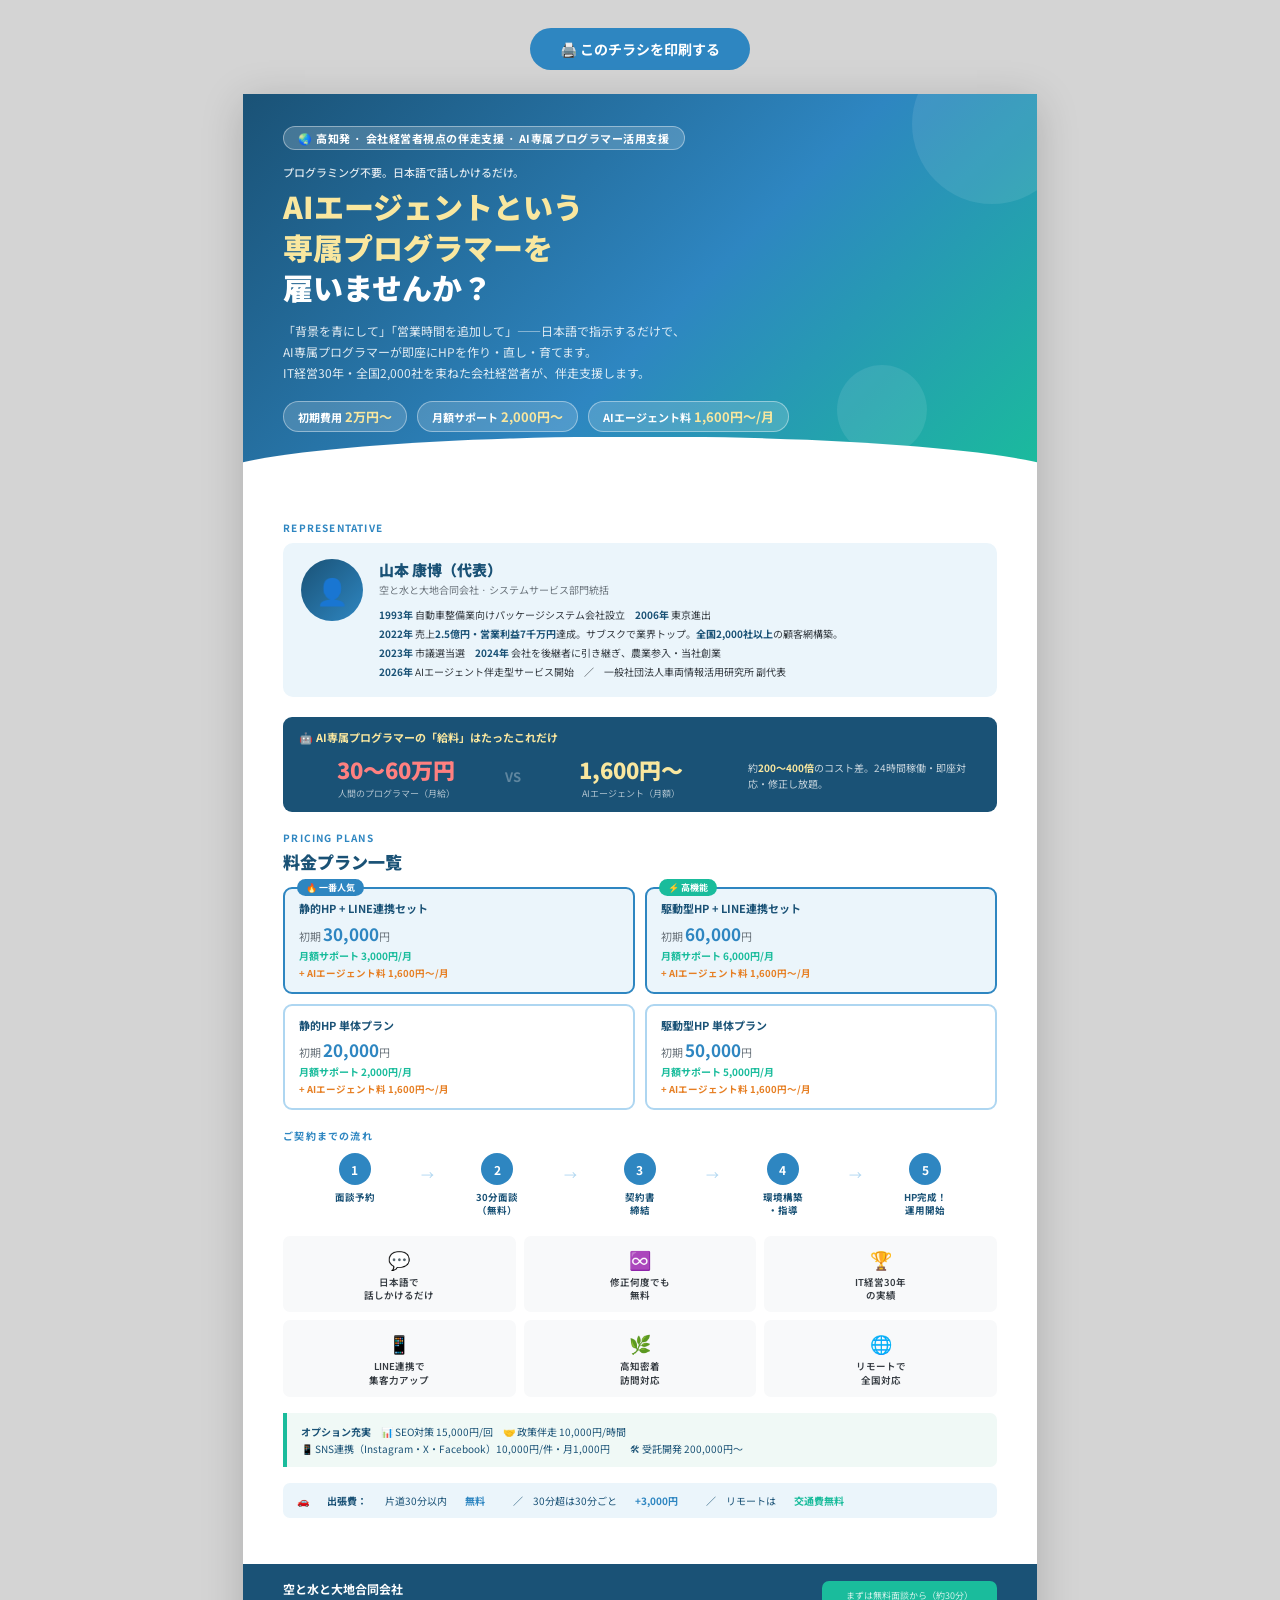
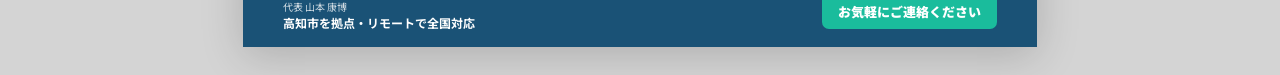
<file: chirashi.html>
<!DOCTYPE html>
<html lang="ja">
<head>
<meta charset="UTF-8">
<meta name="viewport" content="width=device-width, initial-scale=1.0">
<title>チラシ | 空と水と大地合同会社</title>
<style>
@import url('https://fonts.googleapis.com/css2?family=Noto+Sans+JP:wght@400;500;700;900&display=swap');
*{margin:0;padding:0;box-sizing:border-box;}
body{font-family:'Noto Sans JP','Hiragino Sans',sans-serif;background:#d4d4d4;display:flex;flex-direction:column;align-items:center;padding:28px 16px;gap:24px;}
.print-btn{background:#2E86C1;color:#fff;border:none;padding:11px 30px;border-radius:999px;font-size:14px;font-weight:700;cursor:pointer;font-family:inherit;}
.print-btn:hover{background:#1A5276;}

/* ===== A4 ===== */
.flyer{width:210mm;min-height:297mm;background:#fff;position:relative;overflow:hidden;box-shadow:0 8px 40px rgba(0,0,0,0.18);}

/* 上部 */
.top{background:linear-gradient(135deg,#1A5276 0%,#2E86C1 55%,#1ABC9C 100%);padding:30px 40px 48px;position:relative;}
.top::after{content:'';position:absolute;bottom:-1px;left:0;right:0;height:44px;background:#fff;clip-path:ellipse(55% 100% at 50% 100%);}
.deco{position:absolute;border-radius:50%;background:rgba(255,255,255,0.09);}
.tag-badge{display:inline-block;background:rgba(255,255,255,0.18);border:1.5px solid rgba(255,255,255,0.4);color:#fff;font-size:11px;font-weight:700;padding:3px 14px;border-radius:999px;margin-bottom:14px;letter-spacing:0.05em;}
.catch{color:#fff;font-size:11px;font-weight:500;opacity:0.85;margin-bottom:6px;}
.main-title{color:#fff;font-size:30px;font-weight:900;line-height:1.35;margin-bottom:12px;}
.main-title em{font-style:normal;color:#F9E79F;}
.sub-copy{color:rgba(255,255,255,0.85);font-size:12px;line-height:1.75;margin-bottom:18px;}
.price-row{display:flex;gap:10px;flex-wrap:wrap;}
.pill{background:rgba(255,255,255,0.16);border:1.5px solid rgba(255,255,255,0.4);color:#fff;border-radius:999px;padding:5px 14px;font-size:11px;font-weight:700;}
.pill span{color:#F9E79F;font-size:13px;}

/* 本文 */
.body{padding:40px 40px 28px;}
.sec-lbl{font-size:10px;font-weight:700;letter-spacing:0.12em;color:#2E86C1;text-transform:uppercase;margin-bottom:5px;}
.sec-ttl{font-size:17px;font-weight:900;color:#1A5276;margin-bottom:14px;line-height:1.4;}

/* プロフィール */
.profile-box{background:#EBF5FB;border-radius:10px;padding:16px 18px;margin-bottom:20px;display:flex;gap:16px;align-items:flex-start;}
.avatar{width:62px;height:62px;border-radius:50%;background:linear-gradient(135deg,#1A5276,#2E86C1);display:flex;align-items:center;justify-content:center;font-size:26px;flex-shrink:0;}
.profile-right{flex:1;}
.profile-name{font-size:15px;font-weight:900;color:#1A5276;margin-bottom:2px;}
.profile-role{font-size:10px;color:#6C757D;margin-bottom:8px;}
.career-mini{font-size:10px;color:#343A40;line-height:1.9;}
.career-mini strong{color:#1A5276;}

/* プラン */
.plan-row{display:grid;grid-template-columns:1fr 1fr;gap:10px;margin-bottom:18px;}
.pbox{border:2px solid #AED6F1;border-radius:9px;padding:12px 14px;position:relative;}
.pbox.hot{border-color:#2E86C1;background:#EBF5FB;}
.pbadge{position:absolute;top:-10px;left:12px;background:#2E86C1;color:#fff;font-size:9px;font-weight:700;padding:2px 9px;border-radius:999px;}
.pbadge.g{background:#1ABC9C;}
.pname{font-size:11px;font-weight:700;color:#1A5276;line-height:1.4;margin-bottom:4px;}
.pprice{font-size:11px;color:#6C757D;}
.pprice strong{font-size:17px;color:#2E86C1;}
.pmo{font-size:10px;color:#1ABC9C;font-weight:700;margin-top:2px;}
.pai{font-size:9.5px;color:#e67e22;font-weight:700;margin-top:3px;}

/* AI比較 */
.ai-compare{background:#1A5276;border-radius:9px;padding:12px 16px;margin-bottom:18px;color:#fff;}
.ai-row{display:flex;gap:12px;align-items:center;}
.ai-box{flex:1;text-align:center;}
.ai-num{font-size:22px;font-weight:900;}
.ai-lbl{font-size:9px;opacity:0.65;margin-top:2px;}
.ai-vs{font-size:13px;font-weight:700;opacity:0.3;}

/* ステップ */
.steps-row{display:flex;gap:0;margin-bottom:18px;align-items:flex-start;}
.step-it{flex:1;text-align:center;position:relative;}
.step-it:not(:last-child)::after{content:'→';position:absolute;right:-8px;top:12px;font-size:13px;color:#AED6F1;}
.sdot{width:32px;height:32px;background:#2E86C1;color:#fff;border-radius:50%;display:flex;align-items:center;justify-content:center;font-size:12px;font-weight:700;margin:0 auto 6px;}
.slbl{font-size:9.5px;font-weight:700;color:#1A5276;line-height:1.4;}

/* 特徴 */
.feat-row{display:grid;grid-template-columns:repeat(3,1fr);gap:8px;margin-bottom:16px;}
.feat{background:#F8F9FA;border-radius:7px;padding:10px 8px;text-align:center;}
.feat .ico{font-size:18px;margin-bottom:4px;}
.feat .tx{font-size:9.5px;color:#343A40;font-weight:600;line-height:1.4;}

/* オプション帯 */
.opt-strip{background:#F0F9F6;border-left:4px solid #1ABC9C;border-radius:0 7px 7px 0;padding:10px 14px;margin-bottom:16px;font-size:10px;color:#1A5276;line-height:1.7;}

/* 出張費 */
.visit-strip{background:#EBF5FB;border-radius:7px;padding:10px 14px;display:flex;gap:18px;align-items:center;margin-bottom:18px;font-size:10px;color:#1A5276;flex-wrap:wrap;}
.visit-strip span{font-weight:700;}

/* フッター */
.ftr{background:#1A5276;padding:16px 40px;display:flex;justify-content:space-between;align-items:center;flex-wrap:wrap;gap:10px;}
.ftr-co{color:#fff;font-size:12px;font-weight:700;}
.ftr-co .sub{color:rgba(255,255,255,0.6);font-size:9.5px;margin-top:2px;}
.ftr-name{color:rgba(255,255,255,0.8);font-size:10px;margin-top:2px;}
.cta-box{background:#1ABC9C;border-radius:7px;padding:8px 16px;text-align:center;color:#fff;}
.cta-lbl{font-size:9px;opacity:0.8;}
.cta-main{font-size:13px;font-weight:900;}

@media print{body{background:none;padding:0;}.print-btn{display:none;}.flyer{box-shadow:none;}}
</style>
</head>
<body>

<button class="print-btn" onclick="window.print()">🖨️ このチラシを印刷する</button>

<div class="flyer">

  <!-- 上部カラー帯 -->
  <div class="top">
    <div class="deco" style="width:160px;height:160px;top:-50px;right:-35px;"></div>
    <div class="deco" style="width:90px;height:90px;bottom:25px;right:110px;"></div>
    <div class="tag-badge">🌏 高知発 · 会社経営者視点の伴走支援 · AI専属プログラマー活用支援</div>
    <div class="catch">プログラミング不要。日本語で話しかけるだけ。</div>
    <div class="main-title">
      <em>AIエージェントという</em><br>
      <em>専属プログラマーを</em><br>
      雇いませんか？
    </div>
    <div class="sub-copy">
      「背景を青にして」「営業時間を追加して」——日本語で指示するだけで、<br>
      AI専属プログラマーが即座にHPを作り・直し・育てます。<br>
      IT経営30年・全国2,000社を束ねた会社経営者が、伴走支援します。
    </div>
    <div class="price-row">
      <div class="pill">初期費用 <span>2万円〜</span></div>
      <div class="pill">月額サポート <span>2,000円〜</span></div>
      <div class="pill">AIエージェント料 <span>1,600円〜/月</span></div>
    </div>
  </div>

  <!-- 本文 -->
  <div class="body">

    <!-- 代表プロフィール -->
    <div class="sec-lbl" style="margin-bottom:8px;">Representative</div>
    <div class="profile-box">
      <div class="avatar">👤</div>
      <div class="profile-right">
        <div class="profile-name">山本 康博（代表）</div>
        <div class="profile-role">空と水と大地合同会社 · システムサービス部門統括</div>
        <div class="career-mini">
          <strong>1993年</strong> 自動車整備業向けパッケージシステム会社設立　<strong>2006年</strong> 東京進出<br>
          <strong>2022年</strong> 売上<strong>2.5億円・営業利益7千万円</strong>達成。サブスクで業界トップ。<strong>全国2,000社以上</strong>の顧客網構築。<br>
          <strong>2023年</strong> 市議選当選　<strong>2024年</strong> 会社を後継者に引き継ぎ、農業参入・当社創業<br>
          <strong>2026年</strong> AIエージェント伴走型サービス開始　／　一般社団法人車両情報活用研究所 副代表
        </div>
      </div>
    </div>

    <!-- AI費用比較 -->
    <div class="ai-compare">
      <div style="font-size:11px;font-weight:700;color:#F9E79F;margin-bottom:8px;">🤖 AI専属プログラマーの「給料」はたったこれだけ</div>
      <div class="ai-row">
        <div class="ai-box"><div class="ai-num" style="color:#ff8080;">30〜60万円</div><div class="ai-lbl">人間のプログラマー（月給）</div></div>
        <div class="ai-vs">VS</div>
        <div class="ai-box"><div class="ai-num" style="color:#F9E79F;">1,600円〜</div><div class="ai-lbl">AIエージェント（月額）</div></div>
        <div style="flex:1.2;font-size:10px;color:rgba(255,255,255,0.75);line-height:1.6;padding-left:8px;">約<strong style="color:#F9E79F;">200〜400倍</strong>のコスト差。24時間稼働・即座対応・修正し放題。</div>
      </div>
    </div>

    <!-- プラン -->
    <div class="sec-lbl">Pricing Plans</div>
    <div class="sec-ttl">料金プラン一覧</div>
    <div class="plan-row">
      <div class="pbox hot"><div class="pbadge">🔥 一番人気</div><div class="pname">静的HP + LINE連携セット</div><div class="pprice">初期 <strong>30,000</strong>円</div><div class="pmo">月額サポート 3,000円/月</div><div class="pai">+ AIエージェント料 1,600円〜/月</div></div>
      <div class="pbox hot"><div class="pbadge g">⚡ 高機能</div><div class="pname">駆動型HP + LINE連携セット</div><div class="pprice">初期 <strong>60,000</strong>円</div><div class="pmo">月額サポート 6,000円/月</div><div class="pai">+ AIエージェント料 1,600円〜/月</div></div>
      <div class="pbox"><div class="pname">静的HP 単体プラン</div><div class="pprice">初期 <strong>20,000</strong>円</div><div class="pmo">月額サポート 2,000円/月</div><div class="pai">+ AIエージェント料 1,600円〜/月</div></div>
      <div class="pbox"><div class="pname">駆動型HP 単体プラン</div><div class="pprice">初期 <strong>50,000</strong>円</div><div class="pmo">月額サポート 5,000円/月</div><div class="pai">+ AIエージェント料 1,600円〜/月</div></div>
    </div>

    <!-- ステップ -->
    <div class="sec-lbl" style="margin-bottom:10px;">ご契約までの流れ</div>
    <div class="steps-row">
      <div class="step-it"><div class="sdot">1</div><div class="slbl">面談予約</div></div>
      <div class="step-it"><div class="sdot">2</div><div class="slbl">30分面談<br>（無料）</div></div>
      <div class="step-it"><div class="sdot">3</div><div class="slbl">契約書<br>締結</div></div>
      <div class="step-it"><div class="sdot">4</div><div class="slbl">環境構築<br>・指導</div></div>
      <div class="step-it"><div class="sdot">5</div><div class="slbl">HP完成！<br>運用開始</div></div>
    </div>

    <!-- 特徴 -->
    <div class="feat-row">
      <div class="feat"><div class="ico">💬</div><div class="tx">日本語で<br>話しかけるだけ</div></div>
      <div class="feat"><div class="ico">♾️</div><div class="tx">修正何度でも<br>無料</div></div>
      <div class="feat"><div class="ico">🏆</div><div class="tx">IT経営30年<br>の実績</div></div>
      <div class="feat"><div class="ico">📱</div><div class="tx">LINE連携で<br>集客力アップ</div></div>
      <div class="feat"><div class="ico">🌿</div><div class="tx">高知密着<br>訪問対応</div></div>
      <div class="feat"><div class="ico">🌐</div><div class="tx">リモートで<br>全国対応</div></div>
    </div>

    <!-- オプション -->
    <div class="opt-strip">
      <strong>オプション充実</strong>　📊 SEO対策 15,000円/回　🤝 政策伴走 10,000円/時間<br>
      📱 SNS連携（Instagram・X・Facebook）10,000円/件・月1,000円　　🛠 受託開発 200,000円〜
    </div>

    <!-- 出張費 -->
    <div class="visit-strip">
      🚗 <span>出張費：</span>片道30分以内<strong style="color:#2E86C1;">無料</strong>　／　30分超は30分ごと<strong style="color:#2E86C1;">+3,000円</strong>　／　リモートは<strong style="color:#1ABC9C;">交通費無料</strong>
    </div>

  </div>

  <!-- フッター -->
  <div class="ftr">
    <div>
      <div class="ftr-co">空と水と大地合同会社</div>
      <div class="ftr-name">代表 山本 康博</div>
      <div class="ftr-co sub">高知市を拠点・リモートで全国対応</div>
    </div>
    <div class="cta-box">
      <div class="cta-lbl">まずは無料面談から（約30分）</div>
      <div class="cta-main">お気軽にご連絡ください</div>
    </div>
  </div>

</div>
</body>
</html>
</file>
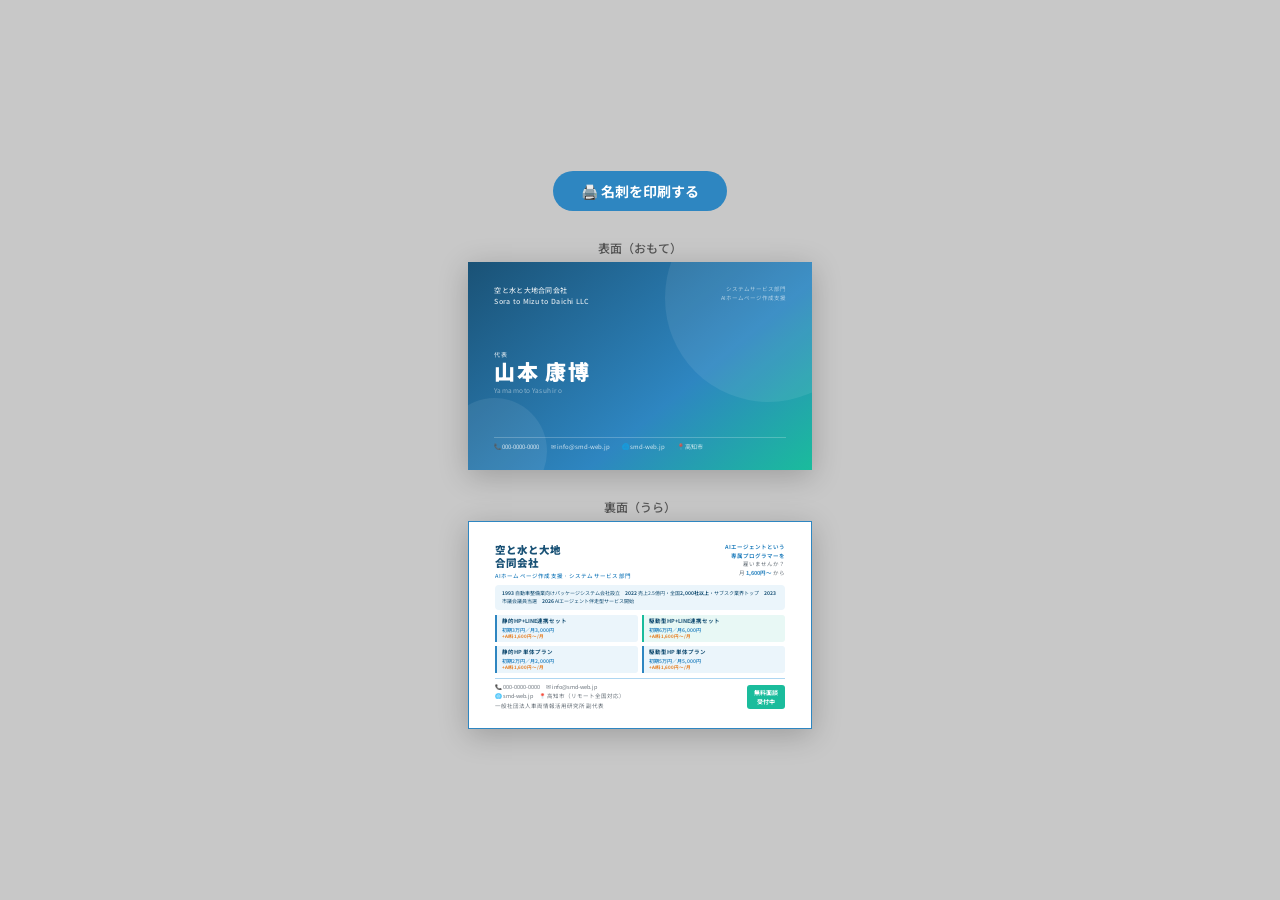
<file: meishi.html>
<!DOCTYPE html>
<html lang="ja">
<head>
<meta charset="UTF-8">
<meta name="viewport" content="width=device-width, initial-scale=1.0">
<title>名刺 | 空と水と大地合同会社</title>
<style>
@import url('https://fonts.googleapis.com/css2?family=Noto+Sans+JP:wght@400;500;700;900&display=swap');
*{margin:0;padding:0;box-sizing:border-box;}
body{font-family:'Noto Sans JP','Hiragino Sans',sans-serif;background:#c8c8c8;min-height:100vh;display:flex;flex-direction:column;align-items:center;justify-content:center;gap:28px;padding:36px 16px;}
.print-btn{background:#2E86C1;color:#fff;border:none;padding:10px 28px;border-radius:999px;font-size:14px;font-weight:700;cursor:pointer;font-family:inherit;}
.print-btn:hover{background:#1A5276;}
.card-label{font-size:12px;color:#555;font-weight:500;margin-bottom:6px;text-align:center;}
/* 名刺: 91mm × 55mm */
.meishi{width:91mm;height:55mm;position:relative;overflow:hidden;box-shadow:0 6px 28px rgba(0,0,0,0.22);}

/* ===== 表面 ===== */
.omote{background:linear-gradient(140deg,#1A5276 0%,#2E86C1 62%,#1ABC9C 100%);display:flex;flex-direction:column;justify-content:space-between;padding:6mm 7mm 5mm;}
.deco{position:absolute;border-radius:50%;background:rgba(255,255,255,0.08);}
.omote-top{display:flex;justify-content:space-between;align-items:flex-start;}
.co-name{color:rgba(255,255,255,0.82);font-size:7px;font-weight:500;letter-spacing:0.04em;line-height:1.6;}
.div-label{color:rgba(255,255,255,0.58);font-size:5.5px;text-align:right;line-height:1.6;}
.omote-mid{text-align:left;}
.role{color:rgba(255,255,255,0.7);font-size:6px;font-weight:500;margin-bottom:2px;letter-spacing:0.06em;}
.name-ja{color:#fff;font-size:21px;font-weight:900;letter-spacing:0.06em;line-height:1;}
.name-en{color:rgba(255,255,255,0.48);font-size:6.5px;margin-top:3px;letter-spacing:0.08em;}
.omote-bottom{border-top:0.5px solid rgba(255,255,255,0.22);padding-top:4px;display:flex;gap:12px;flex-wrap:wrap;}
.ci{color:rgba(255,255,255,0.78);font-size:6px;display:flex;align-items:center;gap:3px;}

/* ===== 裏面 ===== */
.ura{background:#fff;border:1.5px solid #2E86C1;display:flex;flex-direction:column;justify-content:space-between;padding:5.5mm 7mm 4.5mm;}
.ura-top{display:flex;justify-content:space-between;align-items:flex-start;}
.logo-block .lm{font-size:10.5px;font-weight:900;color:#1A5276;line-height:1.3;}
.logo-block .ls{font-size:5.5px;color:#2E86C1;font-weight:500;letter-spacing:0.04em;margin-top:2px;}
.catch-ura{font-size:5.5px;color:#6C757D;text-align:right;line-height:1.6;max-width:44mm;}
.catch-ura strong{color:#2E86C1;}

/* 代表経歴（超小フォント） */
.career-strip{background:#EBF5FB;border-radius:4px;padding:4px 7px;font-size:5px;color:#1A5276;line-height:1.75;}
.career-strip strong{font-weight:700;}

/* プランmini */
.plans-mini{display:grid;grid-template-columns:1fr 1fr;gap:4px;}
.pm{background:#EBF5FB;border-left:2.5px solid #2E86C1;padding:3px 5px;border-radius:0 3px 3px 0;}
.pm.g{border-left-color:#1ABC9C;background:#E8F8F5;}
.pm-name{font-size:5.5px;font-weight:700;color:#1A5276;line-height:1.3;}
.pm-price{font-size:5px;color:#2E86C1;font-weight:600;margin-top:1px;}
.pm-ai{font-size:4.5px;color:#e67e22;font-weight:700;}

.ura-bottom{border-top:0.5px solid #AED6F1;padding-top:4px;display:flex;justify-content:space-between;align-items:center;}
.ura-contact{font-size:5.5px;color:#6C757D;line-height:1.7;}
.ura-cta{background:#1ABC9C;color:#fff;border-radius:3px;padding:3px 7px;font-size:6px;font-weight:700;text-align:center;line-height:1.5;}

@media print{body{background:none;justify-content:flex-start;padding:10mm;}.print-btn{display:none;}.meishi{box-shadow:none;}}
</style>
</head>
<body>

<button class="print-btn" onclick="window.print()">🖨️ 名刺を印刷する</button>

<!-- 表面 -->
<div>
  <div class="card-label">表面（おもて）</div>
  <div class="meishi omote">
    <div class="deco" style="width:55mm;height:55mm;top:-18mm;right:-16mm;"></div>
    <div class="deco" style="width:28mm;height:28mm;bottom:-9mm;left:-7mm;"></div>

    <div class="omote-top">
      <div class="co-name">
        空と水と大地合同会社<br>
        Sora to Mizu to Daichi LLC
      </div>
      <div class="div-label">
        システムサービス部門<br>
        AIホームページ作成支援
      </div>
    </div>

    <div class="omote-mid">
      <div class="role">代表</div>
      <div class="name-ja">山本 康博</div>
      <div class="name-en">Yamamoto Yasuhiro</div>
    </div>

    <div class="omote-bottom">
      <div class="ci">📞 000-0000-0000</div>
      <div class="ci">✉ info@smd-web.jp</div>
      <div class="ci">🌐 smd-web.jp</div>
      <div class="ci">📍 高知市</div>
    </div>
  </div>
</div>

<!-- 裏面 -->
<div>
  <div class="card-label">裏面（うら）</div>
  <div class="meishi ura">

    <div class="ura-top">
      <div class="logo-block">
        <div class="lm">空と水と大地<br>合同会社</div>
        <div class="ls">AIホームページ作成支援 · システムサービス部門</div>
      </div>
      <div class="catch-ura">
        <strong>AIエージェントという</strong><br>
        <strong>専属プログラマーを</strong><br>
        雇いませんか？<br>
        月 <strong>1,600円〜</strong> から
      </div>
    </div>

    <!-- 経歴 -->
    <div class="career-strip">
      <strong>1993</strong> 自動車整備業向けパッケージシステム会社設立　<strong>2022</strong> 売上2.5億円・全国<strong>2,000社以上</strong>・サブスク業界トップ　<strong>2023</strong> 市議会議員当選　<strong>2026</strong> AIエージェント伴走型サービス開始
    </div>

    <!-- プラン -->
    <div class="plans-mini">
      <div class="pm"><div class="pm-name">静的HP+LINE連携セット</div><div class="pm-price">初期3万円／月3,000円</div><div class="pm-ai">+AI料1,600円〜/月</div></div>
      <div class="pm g"><div class="pm-name">駆動型HP+LINE連携セット</div><div class="pm-price">初期6万円／月6,000円</div><div class="pm-ai">+AI料1,600円〜/月</div></div>
      <div class="pm"><div class="pm-name">静的HP 単体プラン</div><div class="pm-price">初期2万円／月2,000円</div><div class="pm-ai">+AI料1,600円〜/月</div></div>
      <div class="pm"><div class="pm-name">駆動型HP 単体プラン</div><div class="pm-price">初期5万円／月5,000円</div><div class="pm-ai">+AI料1,600円〜/月</div></div>
    </div>

    <div class="ura-bottom">
      <div class="ura-contact">
        📞 000-0000-0000　✉ info@smd-web.jp<br>
        🌐 smd-web.jp　📍 高知市（リモート全国対応）<br>
        一般社団法人車両情報活用研究所 副代表
      </div>
      <div class="ura-cta">無料面談<br>受付中</div>
    </div>

  </div>
</div>

</body>
</html>
</file>
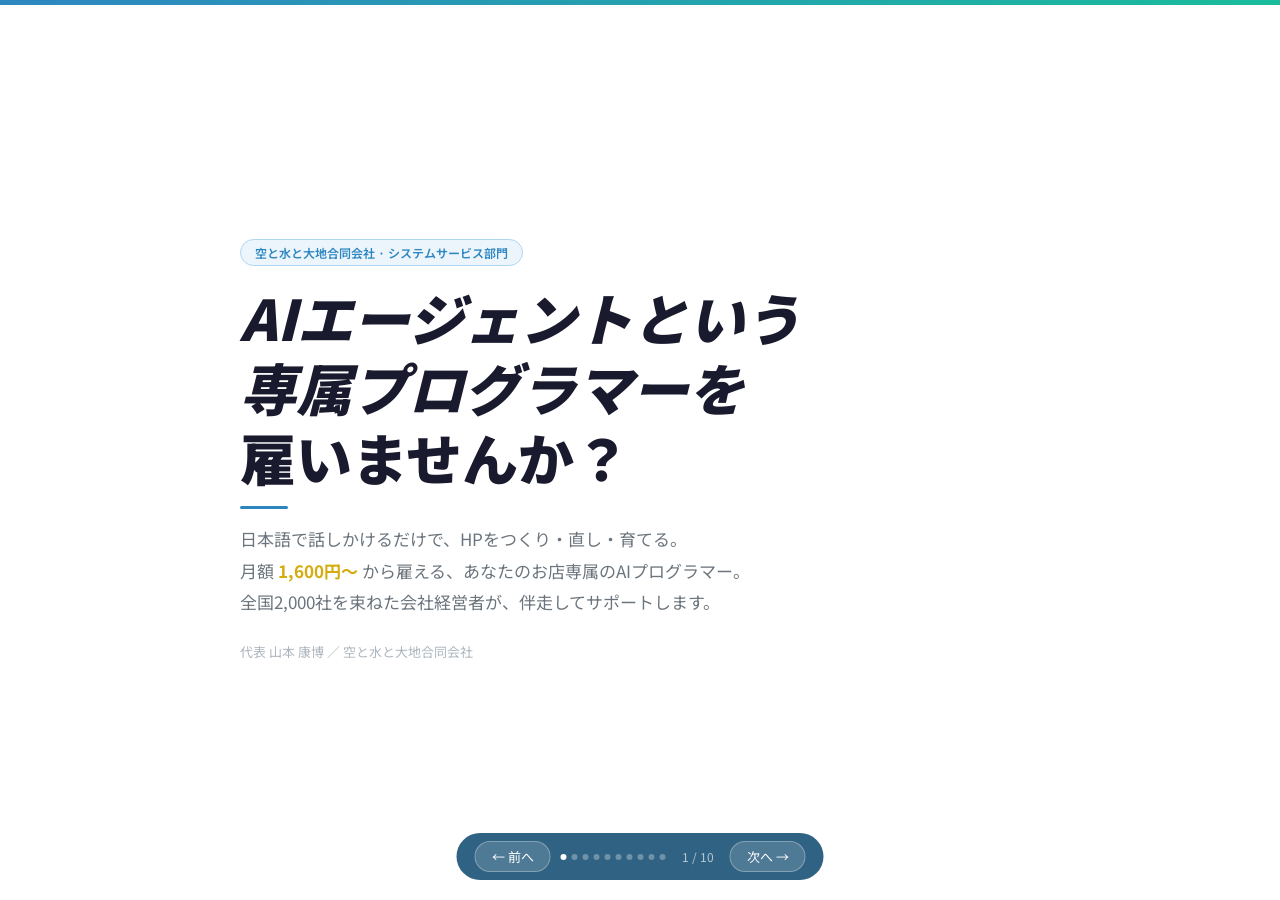
<file: presentation.html>
<!DOCTYPE html>
<html lang="ja">
<head>
<meta charset="UTF-8">
<meta name="viewport" content="width=device-width, initial-scale=1.0">
<title>プレゼン資料 | 空と水と大地合同会社</title>
<style>
@import url('https://fonts.googleapis.com/css2?family=Noto+Sans+JP:wght@400;500;700;900&display=swap');
*{margin:0;padding:0;box-sizing:border-box;}
:root{
  --sky:#2E86C1; --skyd:#1A5276; --skyl:#AED6F1;
  --water:#1ABC9C; --waterl:#A9DFBF;
  --gold:#F9E79F; --goldd:#D4AC0D;
  --earth:#7D6608;
  --gray-50:#F8F9FA; --gray-100:#E9ECEF;
  --gray-400:#ADB5BD; --gray-600:#6C757D; --gray-800:#343A40;
  --text:#1a1a2e;
}
body{font-family:'Noto Sans JP','Hiragino Sans',sans-serif;background:#e0e0e0;overflow:hidden;height:100vh;}
.deck{width:100%;height:100vh;position:relative;}
.slide{
  position:absolute;inset:0;
  display:flex;flex-direction:column;
  justify-content:center;align-items:center;
  padding:52px 72px;
  background:#fff;
  opacity:0;pointer-events:none;
  transition:opacity .3s;
}
.slide.active{opacity:1;pointer-events:all;}

/* ナビ */
.nav{
  position:fixed;bottom:20px;left:50%;transform:translateX(-50%);
  display:flex;gap:10px;align-items:center;z-index:100;
  background:rgba(26,82,118,0.9);padding:8px 18px;border-radius:999px;
}
.nav button{background:rgba(255,255,255,0.15);border:1px solid rgba(255,255,255,0.3);color:#fff;padding:5px 16px;border-radius:999px;font-family:inherit;font-size:13px;cursor:pointer;}
.nav button:hover{background:rgba(255,255,255,0.3);}
.nav .ctr{font-size:12px;color:rgba(255,255,255,0.65);min-width:44px;text-align:center;}
.dots{display:flex;gap:5px;}
.dot{width:6px;height:6px;border-radius:50%;background:rgba(255,255,255,0.3);cursor:pointer;transition:.2s;}
.dot.on{background:#fff;}

/* 共通タイポグラフィ */
.lbl{font-size:11px;font-weight:700;letter-spacing:.14em;color:var(--sky);text-transform:uppercase;margin-bottom:8px;}
.h1{font-size:clamp(30px,4.5vw,56px);font-weight:900;line-height:1.25;color:var(--text);}
.h2{font-size:clamp(22px,3vw,38px);font-weight:900;line-height:1.3;color:var(--text);}
.em{color:var(--sky);font-style:normal;}
.em2{color:var(--water);font-style:normal;}
.emg{color:var(--goldd);font-style:normal;}
.sub{font-size:clamp(13px,1.5vw,17px);color:var(--gray-600);line-height:1.85;margin-top:14px;}

/* カード */
.card{background:var(--gray-50);border:1px solid var(--gray-100);border-radius:12px;padding:22px 24px;}
.card.sky{background:#EBF5FB;border-color:#AED6F1;}
.card.water{background:#E8F8F5;border-color:var(--waterl);}
.card.gold{background:#FFFDE7;border-color:#FFE082;}
.card.dark{background:var(--skyd);border-color:var(--skyd);color:#fff;}
.card.red{background:#FFF5F5;border-color:#FFCCCC;}

/* アクセントライン */
.accent-left{border-left:4px solid var(--sky);border-radius:0 12px 12px 0;padding-left:20px;}
.accent-left.water{border-left-color:var(--water);}
.accent-left.earth{border-left-color:var(--earth);}

/* グリッド */
.g2{display:grid;grid-template-columns:1fr 1fr;gap:16px;width:100%;max-width:880px;margin-top:24px;}
.g3{display:grid;grid-template-columns:repeat(3,1fr);gap:14px;width:100%;max-width:900px;margin-top:24px;}
.g4{display:grid;grid-template-columns:repeat(4,1fr);gap:12px;width:100%;max-width:960px;margin-top:22px;}

/* スライド上部カラーバー */
.top-bar{position:absolute;top:0;left:0;right:0;height:5px;background:linear-gradient(90deg,var(--sky),var(--water));}

/* タグ */
.tag{display:inline-block;background:#EBF5FB;border:1px solid #AED6F1;color:var(--sky);border-radius:999px;padding:4px 14px;font-size:12px;font-weight:600;margin-bottom:16px;}

/* 区切り線 */
.sep{width:48px;height:3px;background:var(--sky);border-radius:2px;margin:14px 0;}

/* キャリアタイムライン */
.ct{display:flex;gap:14px;align-items:flex-start;margin-bottom:10px;}
.ct-yr{min-width:38px;font-size:11px;font-weight:700;color:var(--sky);padding-top:1px;}
.ct-bd{font-size:13px;color:var(--gray-800);border-left:2px solid var(--skyl);padding-left:12px;line-height:1.65;}
.ct-bd strong{color:var(--skyd);}
</style>
</head>
<body>
<div class="deck">

<!-- ===== 1 表紙 ===== -->
<div class="slide active">
  <div class="top-bar"></div>
  <div style="width:100%;max-width:800px;">
    <div class="tag">空と水と大地合同会社 · システムサービス部門</div>
    <div class="h1">
      <em>AIエージェントという</em><br>
      <em>専属プログラマーを</em><br>
      雇いませんか？
    </div>
    <div class="sep"></div>
    <div class="sub">
      日本語で話しかけるだけで、HPをつくり・直し・育てる。<br>
      月額 <strong style="color:var(--goldd);">1,600円〜</strong> から雇える、あなたのお店専属のAIプログラマー。<br>
      全国2,000社を束ねた会社経営者が、伴走してサポートします。
    </div>
    <div style="margin-top:24px;font-size:13px;color:var(--gray-400);">代表 山本 康博 ／ 空と水と大地合同会社</div>
  </div>
</div>

<!-- ===== 2 会社・代表紹介 ===== -->
<div class="slide">
  <div class="top-bar"></div>
  <div style="width:100%;max-width:900px;">
    <div class="lbl">Who we are</div>
    <div class="h2">教える側が、<em>本物の会社経営者</em>です。</div>
    <div style="display:grid;grid-template-columns:160px 1fr;gap:32px;margin-top:22px;align-items:start;">
      <div style="text-align:center;">
        <div style="width:100px;height:100px;border-radius:50%;background:linear-gradient(135deg,var(--skyd),var(--sky));display:flex;align-items:center;justify-content:center;font-size:40px;margin:0 auto 12px;">👤</div>
        <div style="font-size:17px;font-weight:900;color:var(--skyd);">山本 康博</div>
        <div style="font-size:11px;color:var(--gray-600);margin-top:3px;">代表 / システムサービス統括</div>
        <div style="margin-top:10px;display:flex;flex-direction:column;gap:5px;">
          <span style="background:#EBF5FB;color:var(--sky);border-radius:999px;padding:3px 10px;font-size:10px;font-weight:600;">IT経営 30年</span>
          <span style="background:#EBF5FB;color:var(--sky);border-radius:999px;padding:3px 10px;font-size:10px;font-weight:600;">元市議会議員</span>
          <span style="background:#E8F8F5;color:var(--water);border-radius:999px;padding:3px 10px;font-size:10px;font-weight:600;">経営者視点の伴走支援</span>
        </div>
      </div>
      <div>
        <div class="ct"><div class="ct-yr">1993</div><div class="ct-bd"><strong>自動車整備業向けパッケージシステム会社を設立。</strong> ITの世界でゼロから事業を立ち上げる。</div></div>
        <div class="ct"><div class="ct-yr">2006</div><div class="ct-bd"><strong>東京進出。</strong> 全国展開に向けた拠点を構築。</div></div>
        <div class="ct"><div class="ct-yr">2022</div><div class="ct-bd"><strong>売上2.5億円・営業利益7千万円達成。</strong> サブスクで業界トップ。<strong>全国2,000社以上</strong>の顧客・販売店ネットワーク構築。</div></div>
        <div class="ct"><div class="ct-yr">2023</div><div class="ct-bd"><strong>市議会議員当選。</strong> 地域社会への貢献活動を開始。</div></div>
        <div class="ct"><div class="ct-yr">2024</div><div class="ct-bd"><strong>会社を後継者に引き継ぎ、農業参入。</strong> 空と水と大地合同会社を創業。</div></div>
        <div class="ct"><div class="ct-yr" style="color:var(--goldd);">2026</div><div class="ct-bd" style="border-left-color:#FFE082;"><strong style="color:var(--goldd);">AIエージェント伴走型サービスを開始。</strong> 会社経営者の視点で、お客様のビジネスを本質から支援。</div></div>
        <div style="display:flex;gap:7px;flex-wrap:wrap;margin-top:12px;">
          <span style="background:var(--gray-50);border:1px solid var(--gray-100);border-radius:999px;padding:3px 11px;font-size:10px;color:var(--gray-600);">一般社団法人車両情報活用研究所 副代表</span>
          <span style="background:var(--gray-50);border:1px solid var(--gray-100);border-radius:999px;padding:3px 11px;font-size:10px;color:var(--gray-600);">南国市商工会 会員</span>
        </div>
      </div>
    </div>
  </div>
</div>

<!-- ===== 3 会社紹介・八升豆 ===== -->
<div class="slide">
  <div class="top-bar"></div>
  <div style="width:100%;max-width:860px;">
    <div class="lbl">Our Company</div>
    <div class="h2">農業×IT——<em>2つの本物</em>を届ける会社</div>
    <div class="g2" style="margin-top:22px;">
      <div class="card accent-left earth" style="background:#FFFDE7;">
        <div style="font-size:28px;margin-bottom:10px;">🌱</div>
        <div style="font-size:15px;font-weight:700;color:var(--earth);margin-bottom:8px;">メイン事業｜八升豆焙煎粉</div>
        <div style="font-size:13px;color:var(--gray-600);line-height:1.8;margin-bottom:12px;">高知の豊かな自然が育んだ「八升豆（はちじょうまめ）」を丁寧に焙煎した粉末製品。大豆に近い栄養価を持ち、健康志向の方に注目されている農業発の本格商品です。</div>
        <div style="background:rgba(125,102,8,0.08);border-radius:8px;padding:10px 12px;font-size:12px;color:var(--earth);line-height:1.7;">
          <strong>特徴：</strong>高知県産・無添加・豊富な栄養素<br>
          <strong>形態：</strong>粉末タイプ（料理・飲料に活用可能）<br>
          <strong>販売：</strong>オンライン・対面販売
        </div>
      </div>
      <div class="card accent-left sky" style="background:#EBF5FB;">
        <div style="font-size:28px;margin-bottom:10px;">🤖</div>
        <div style="font-size:15px;font-weight:700;color:var(--skyd);margin-bottom:8px;">新部門｜AIシステムサービス</div>
        <div style="font-size:13px;color:var(--gray-600);line-height:1.8;margin-bottom:12px;">30年のIT経営経験を持つ山本が、AIという新技術を地方の事業者に届けるため2026年に新設。「農業も、ITも、本物を届ける」という理念のもと運営しています。</div>
        <div style="background:rgba(46,134,193,0.08);border-radius:8px;padding:10px 12px;font-size:12px;color:var(--skyd);line-height:1.7;">
          <strong>特徴：</strong>日本語指示でHP作成・更新<br>
          <strong>強み：</strong>会社経営者視点の伴走支援<br>
          <strong>対応：</strong>高知市訪問 / 全国リモート
        </div>
      </div>
    </div>
    <div class="card dark" style="margin-top:16px;padding:16px 22px;">
      <div style="font-size:13px;line-height:1.85;color:rgba(255,255,255,0.88);">
        💡 <strong style="color:var(--gold);">経営者だからこそ伝えられること。</strong><br>
        「HPを作る技術」だけでなく、「どうすれば集客につながるか」「どんな機能があるとビジネスが変わるか」——会社経営者として2,000社以上を見てきた山本が、経営の視点でお客様に伴走します。
      </div>
    </div>
  </div>
</div>

<!-- ===== 4 課題 ===== -->
<div class="slide">
  <div class="top-bar"></div>
  <div style="width:100%;max-width:900px;">
    <div class="lbl">Problem</div>
    <div class="h2">お店のHP、こんな<em>お悩み</em>ありませんか？</div>
    <div class="g3">
      <div class="card"><div style="font-size:28px;margin-bottom:8px;">😰</div><div style="font-size:14px;font-weight:700;color:var(--gray-800);margin-bottom:4px;">制作費が高すぎる</div><div style="font-size:12px;color:var(--gray-600);line-height:1.6;">HP制作会社に頼むと<strong>数十万〜百万円</strong>かかる</div></div>
      <div class="card"><div style="font-size:28px;margin-bottom:8px;">⏳</div><div style="font-size:14px;font-weight:700;color:var(--gray-800);margin-bottom:4px;">修正に時間がかかる</div><div style="font-size:12px;color:var(--gray-600);line-height:1.6;">「少し直して」だけで<strong>数週間待ち</strong>になる</div></div>
      <div class="card"><div style="font-size:28px;margin-bottom:8px;">💸</div><div style="font-size:14px;font-weight:700;color:var(--gray-800);margin-bottom:4px;">修正のたびに追加費用</div><div style="font-size:12px;color:var(--gray-600);line-height:1.6;">更新のたびに<strong>お金がかかり続ける</strong></div></div>
      <div class="card"><div style="font-size:28px;margin-bottom:8px;">🤔</div><div style="font-size:14px;font-weight:700;color:var(--gray-800);margin-bottom:4px;">ITが苦手</div><div style="font-size:12px;color:var(--gray-600);line-height:1.6;">自分では操作できず<strong>業者任せ</strong>になっている</div></div>
      <div class="card"><div style="font-size:28px;margin-bottom:8px;">📉</div><div style="font-size:14px;font-weight:700;color:var(--gray-800);margin-bottom:4px;">更新が止まっている</div><div style="font-size:12px;color:var(--gray-600);line-height:1.6;">HPはあるが<strong>情報が古いまま</strong>放置</div></div>
      <div class="card"><div style="font-size:28px;margin-bottom:8px;">😔</div><div style="font-size:14px;font-weight:700;color:var(--gray-800);margin-bottom:4px;">そもそもHPがない</div><div style="font-size:12px;color:var(--gray-600);line-height:1.6;">費用が怖くて<strong>踏み出せない</strong></div></div>
    </div>
  </div>
</div>

<!-- ===== 5 解決策 ===== -->
<div class="slide">
  <div class="top-bar"></div>
  <div style="width:100%;max-width:780px;">
    <div class="lbl">Solution</div>
    <div class="h2"><em>「日本語で話しかける」</em>だけで<br>AIがすべて解決します。</div>
    <div class="sub" style="margin-bottom:22px;">プログラミング不要。コードの知識ゼロ。むずかしい操作は一切なし。</div>
    <div style="background:var(--gray-50);border:1px solid var(--gray-100);border-radius:14px;padding:24px 28px;">
      <div style="font-size:12px;font-weight:600;color:var(--gray-400);margin-bottom:14px;text-align:center;">実際の会話イメージ</div>
      <div style="display:flex;flex-direction:column;gap:10px;">
        <div style="display:flex;gap:10px;align-items:flex-start;">
          <div style="background:var(--sky);color:#fff;border-radius:999px;padding:3px 10px;font-size:11px;font-weight:700;white-space:nowrap;margin-top:2px;">あなた</div>
          <div style="background:#fff;border:1px solid var(--gray-100);border-radius:4px 12px 12px 12px;padding:10px 14px;font-size:14px;color:var(--gray-800);">「トップページの背景を青にして、お店の名前を大きく表示して」</div>
        </div>
        <div style="display:flex;gap:10px;align-items:flex-start;flex-direction:row-reverse;">
          <div style="background:var(--water);color:#fff;border-radius:999px;padding:3px 10px;font-size:11px;font-weight:700;white-space:nowrap;margin-top:2px;">AI</div>
          <div style="background:#E8F8F5;border:1px solid var(--waterl);border-radius:12px 4px 12px 12px;padding:10px 14px;font-size:14px;color:var(--gray-800);">「背景を青に変更し、店名を画面上部に大きく配置しました ✅」</div>
        </div>
        <div style="display:flex;gap:10px;align-items:flex-start;">
          <div style="background:var(--sky);color:#fff;border-radius:999px;padding:3px 10px;font-size:11px;font-weight:700;white-space:nowrap;margin-top:2px;">あなた</div>
          <div style="background:#fff;border:1px solid var(--gray-100);border-radius:4px 12px 12px 12px;padding:10px 14px;font-size:14px;color:var(--gray-800);">「営業時間ページも追加して。月曜定休で」</div>
        </div>
        <div style="display:flex;gap:10px;align-items:flex-start;flex-direction:row-reverse;">
          <div style="background:var(--water);color:#fff;border-radius:999px;padding:3px 10px;font-size:11px;font-weight:700;white-space:nowrap;margin-top:2px;">AI</div>
          <div style="background:#E8F8F5;border:1px solid var(--waterl);border-radius:12px 4px 12px 12px;padding:10px 14px;font-size:14px;color:var(--gray-800);">「営業時間ページ（月曜定休）を追加しました ✅」</div>
        </div>
      </div>
    </div>
    <div style="display:flex;gap:12px;margin-top:16px;flex-wrap:wrap;justify-content:center;">
      <span style="background:#EBF5FB;color:var(--sky);border-radius:999px;padding:5px 16px;font-size:13px;font-weight:600;">✓ プログラミング不要</span>
      <span style="background:#EBF5FB;color:var(--sky);border-radius:999px;padding:5px 16px;font-size:13px;font-weight:600;">✓ 何度修正しても無料</span>
      <span style="background:#E8F8F5;color:var(--water);border-radius:999px;padding:5px 16px;font-size:13px;font-weight:600;">✓ 即座に反映</span>
      <span style="background:#E8F8F5;color:var(--water);border-radius:999px;padding:5px 16px;font-size:13px;font-weight:600;">✓ 24時間稼働</span>
    </div>
  </div>
</div>

<!-- ===== 6 比較 ===== -->
<div class="slide">
  <div class="top-bar"></div>
  <div style="width:100%;max-width:860px;">
    <div class="lbl">Comparison</div>
    <div class="h2">従来との<em>決定的な違い</em></div>
    <div class="g2">
      <div class="card red">
        <div style="font-size:14px;font-weight:700;color:#C0392B;margin-bottom:14px;">❌ 従来のHP制作会社</div>
        <table style="width:100%;font-size:13px;border-collapse:collapse;">
          <tr><td style="padding:6px 0;color:var(--gray-600);border-bottom:1px solid var(--gray-100);">制作費</td><td style="padding:6px 0;text-align:right;font-weight:700;color:var(--gray-800);border-bottom:1px solid var(--gray-100);">数十万〜百万円</td></tr>
          <tr><td style="padding:6px 0;color:var(--gray-600);border-bottom:1px solid var(--gray-100);">修正</td><td style="padding:6px 0;text-align:right;font-weight:700;color:var(--gray-800);border-bottom:1px solid var(--gray-100);">追加費用 + 数週間待ち</td></tr>
          <tr><td style="padding:6px 0;color:var(--gray-600);border-bottom:1px solid var(--gray-100);">更新方法</td><td style="padding:6px 0;text-align:right;font-weight:700;color:var(--gray-800);border-bottom:1px solid var(--gray-100);">業者に依頼が必要</td></tr>
          <tr><td style="padding:6px 0;color:var(--gray-600);">担当者</td><td style="padding:6px 0;text-align:right;font-weight:700;color:var(--gray-800);">外部の他人</td></tr>
        </table>
      </div>
      <div class="card sky" style="border:2px solid var(--sky);">
        <div style="font-size:14px;font-weight:700;color:var(--skyd);margin-bottom:14px;">✅ AIエージェント（当社サービス）</div>
        <table style="width:100%;font-size:13px;border-collapse:collapse;">
          <tr><td style="padding:6px 0;color:var(--gray-600);border-bottom:1px solid #D6EAF8;">環境構築費</td><td style="padding:6px 0;text-align:right;font-weight:700;color:var(--sky);border-bottom:1px solid #D6EAF8;">2〜6万円</td></tr>
          <tr><td style="padding:6px 0;color:var(--gray-600);border-bottom:1px solid #D6EAF8;">修正</td><td style="padding:6px 0;text-align:right;font-weight:700;color:var(--water);border-bottom:1px solid #D6EAF8;">何度でも無料・即座に</td></tr>
          <tr><td style="padding:6px 0;color:var(--gray-600);border-bottom:1px solid #D6EAF8;">更新方法</td><td style="padding:6px 0;text-align:right;font-weight:700;color:var(--sky);border-bottom:1px solid #D6EAF8;">日本語で話しかけるだけ</td></tr>
          <tr><td style="padding:6px 0;color:var(--gray-600);">担当者</td><td style="padding:6px 0;text-align:right;font-weight:700;color:var(--water);">専属AI・24時間対応</td></tr>
        </table>
      </div>
    </div>
    <div style="background:var(--gray-50);border-radius:10px;padding:14px 20px;margin-top:16px;text-align:center;font-size:14px;color:var(--gray-600);">
      さらに <strong style="color:var(--skyd);">会社経営者の視点</strong> を持つ山本が、<strong style="color:var(--skyd);">ビジネスの成果につながるHP</strong>になるよう伴走支援します。
    </div>
  </div>
</div>

<!-- ===== 7 AI費用の価値 ===== -->
<div class="slide">
  <div class="top-bar"></div>
  <div style="width:100%;max-width:860px;">
    <div class="lbl">AI Agent Fee</div>
    <div class="h2">専属プログラマーの「給料」は<br>月額 <em>1,600円〜</em></div>
    <div style="display:flex;gap:16px;margin-top:24px;align-items:stretch;">
      <div class="card red" style="flex:1;text-align:center;">
        <div style="font-size:13px;font-weight:700;color:#C0392B;margin-bottom:10px;">👤 人間のプログラマー</div>
        <div style="font-size:40px;font-weight:900;color:#E74C3C;">30〜60万円</div>
        <div style="font-size:11px;color:var(--gray-400);margin-top:4px;">月給（正社員・フリーランス相場）</div>
        <div style="margin-top:14px;font-size:12px;color:var(--gray-600);line-height:1.8;text-align:left;">
          · 勤務時間・休日あり<br>
          · 修正に時間がかかる<br>
          · コミュニケーションコスト大<br>
          · 採用・管理コスト発生
        </div>
      </div>
      <div style="display:flex;align-items:center;font-size:18px;font-weight:700;color:var(--gray-400);padding:0 4px;">VS</div>
      <div class="card sky" style="flex:1;text-align:center;border:2px solid var(--sky);">
        <div style="font-size:13px;font-weight:700;color:var(--sky);margin-bottom:10px;">🤖 AIエージェント（専属プログラマー）</div>
        <div style="font-size:40px;font-weight:900;color:var(--goldd);">1,600円〜</div>
        <div style="font-size:11px;color:var(--gray-400);margin-top:4px;">月額（使用量により変動）</div>
        <div style="margin-top:14px;font-size:12px;color:var(--gray-600);line-height:1.8;text-align:left;">
          · 24時間365日稼働<br>
          · 日本語で即座に対応<br>
          · 修正し放題・追加料金なし<br>
          · 採用・管理コストゼロ
        </div>
      </div>
    </div>
    <div style="background:var(--skyd);border-radius:10px;padding:14px 20px;margin-top:16px;text-align:center;color:#fff;font-size:15px;font-weight:700;">
      約200〜400倍のコスト差。これが「専属プログラマーを雇う」ということです。
    </div>
  </div>
</div>

<!-- ===== 8 料金プラン ===== -->
<div class="slide">
  <div class="top-bar"></div>
  <div style="width:100%;max-width:960px;">
    <div class="lbl">Pricing Plans</div>
    <div class="h2">料金プラン一覧</div>
    <div class="g4">
      <div class="card">
        <div style="font-size:12px;font-weight:700;color:var(--gray-800);margin-bottom:8px;line-height:1.4;">静的HP<br>単体プラン</div>
        <div style="font-size:10px;color:var(--gray-400);margin-bottom:4px;">初期費用</div>
        <div style="font-size:24px;font-weight:900;color:var(--sky);">20,000円</div>
        <div style="font-size:11px;color:var(--gray-600);margin-top:5px;">月額サポート 2,000円/月</div>
        <div style="font-size:10px;color:#E67E22;font-weight:700;margin-top:5px;">+AI料 1,600円〜/月</div>
      </div>
      <div class="card" style="border:2px solid var(--goldd);background:#FFFDE7;">
        <div style="font-size:10px;color:var(--goldd);font-weight:700;margin-bottom:4px;">🔥 一番人気</div>
        <div style="font-size:12px;font-weight:700;color:var(--gray-800);margin-bottom:8px;line-height:1.4;">静的HP<br>+LINE連携セット</div>
        <div style="font-size:10px;color:var(--gray-400);margin-bottom:4px;">初期費用</div>
        <div style="font-size:24px;font-weight:900;color:var(--goldd);">30,000円</div>
        <div style="font-size:11px;color:var(--gray-600);margin-top:5px;">月額サポート 3,000円/月</div>
        <div style="font-size:10px;color:#E67E22;font-weight:700;margin-top:5px;">+AI料 1,600円〜/月</div>
      </div>
      <div class="card">
        <div style="font-size:12px;font-weight:700;color:var(--gray-800);margin-bottom:8px;line-height:1.4;">駆動型HP<br>単体プラン</div>
        <div style="font-size:10px;color:var(--gray-400);margin-bottom:4px;">初期費用</div>
        <div style="font-size:24px;font-weight:900;color:var(--sky);">50,000円</div>
        <div style="font-size:11px;color:var(--gray-600);margin-top:5px;">月額サポート 5,000円/月</div>
        <div style="font-size:10px;color:#E67E22;font-weight:700;margin-top:5px;">+AI料 1,600円〜/月</div>
      </div>
      <div class="card" style="border:2px solid var(--goldd);background:#FFFDE7;">
        <div style="font-size:10px;color:var(--goldd);font-weight:700;margin-bottom:4px;">⚡ 高機能</div>
        <div style="font-size:12px;font-weight:700;color:var(--gray-800);margin-bottom:8px;line-height:1.4;">駆動型HP<br>+LINE連携セット</div>
        <div style="font-size:10px;color:var(--gray-400);margin-bottom:4px;">初期費用</div>
        <div style="font-size:24px;font-weight:900;color:var(--goldd);">60,000円</div>
        <div style="font-size:11px;color:var(--gray-600);margin-top:5px;">月額サポート 6,000円/月</div>
        <div style="font-size:10px;color:#E67E22;font-weight:700;margin-top:5px;">+AI料 1,600円〜/月</div>
      </div>
    </div>
    <div style="background:var(--gray-50);border-radius:10px;padding:12px 18px;margin-top:14px;font-size:12px;color:var(--gray-600);line-height:1.7;">
      <strong style="color:var(--gray-800);">オプション：</strong>
      📱 SNS連携 10,000円/件+月1,000円　／　📊 SEO対策 15,000円/回　／　🤝 政策伴走 10,000円/時間　／　🛠 受託開発 200,000円〜
    </div>
    <div style="background:#FFF8E1;border:1px solid #FFE082;border-radius:8px;padding:10px 16px;margin-top:10px;font-size:12px;color:var(--earth);">
      ⚠ AIエージェント料（1,600円〜/月）はお客様がAIサービス提供会社へ直接お支払いいただきます。当社の月額サポート料とは別です。設定・契約手続きは当社がサポートします。
    </div>
  </div>
</div>

<!-- ===== 9 ご契約の流れ ===== -->
<div class="slide">
  <div class="top-bar"></div>
  <div style="width:100%;max-width:860px;">
    <div class="lbl">Our Process</div>
    <div class="h2">ご契約までの<em>5ステップ</em></div>
    <div style="display:flex;align-items:flex-start;gap:0;width:100%;margin-top:28px;">
      <div style="flex:1;text-align:center;position:relative;">
        <div style="width:48px;height:48px;border-radius:50%;background:var(--sky);display:flex;align-items:center;justify-content:center;margin:0 auto 10px;font-size:20px;color:#fff;font-weight:700;">1</div>
        <div style="font-size:11px;color:var(--sky);font-weight:700;margin-bottom:4px;">STEP 1</div>
        <div style="font-size:13px;font-weight:700;color:var(--gray-800);margin-bottom:4px;">面談を予約</div>
        <div style="font-size:11px;color:var(--gray-600);">フォームまたは<br>お電話で</div>
        <div style="position:absolute;right:-8px;top:22px;color:var(--skyl);font-size:20px;font-weight:300;">›</div>
      </div>
      <div style="flex:1;text-align:center;position:relative;">
        <div style="width:48px;height:48px;border-radius:50%;background:var(--sky);display:flex;align-items:center;justify-content:center;margin:0 auto 10px;font-size:20px;color:#fff;font-weight:700;">2</div>
        <div style="font-size:11px;color:var(--sky);font-weight:700;margin-bottom:4px;">STEP 2</div>
        <div style="font-size:13px;font-weight:700;color:var(--gray-800);margin-bottom:4px;">30分面談（無料）</div>
        <div style="font-size:11px;color:var(--gray-600);">電話・オンライン<br>ニーズを確認</div>
        <div style="position:absolute;right:-8px;top:22px;color:var(--skyl);font-size:20px;font-weight:300;">›</div>
      </div>
      <div style="flex:1;text-align:center;position:relative;">
        <div style="width:48px;height:48px;border-radius:50%;background:var(--sky);display:flex;align-items:center;justify-content:center;margin:0 auto 10px;font-size:20px;color:#fff;font-weight:700;">3</div>
        <div style="font-size:11px;color:var(--sky);font-weight:700;margin-bottom:4px;">STEP 3</div>
        <div style="font-size:13px;font-weight:700;color:var(--gray-800);margin-bottom:4px;">契約書の締結</div>
        <div style="font-size:11px;color:var(--gray-600);">納得のうえで<br>正式に契約</div>
        <div style="position:absolute;right:-8px;top:22px;color:var(--skyl);font-size:20px;font-weight:300;">›</div>
      </div>
      <div style="flex:1;text-align:center;position:relative;">
        <div style="width:48px;height:48px;border-radius:50%;background:var(--water);display:flex;align-items:center;justify-content:center;margin:0 auto 10px;font-size:20px;color:#fff;font-weight:700;">4</div>
        <div style="font-size:11px;color:var(--water);font-weight:700;margin-bottom:4px;">STEP 4</div>
        <div style="font-size:13px;font-weight:700;color:var(--gray-800);margin-bottom:4px;">環境構築・指導</div>
        <div style="font-size:11px;color:var(--gray-600);">訪問またはリモート<br>2〜3時間</div>
        <div style="position:absolute;right:-8px;top:22px;color:var(--waterl);font-size:20px;font-weight:300;">›</div>
      </div>
      <div style="flex:1;text-align:center;">
        <div style="width:48px;height:48px;border-radius:50%;background:var(--water);display:flex;align-items:center;justify-content:center;margin:0 auto 10px;font-size:20px;color:#fff;">✓</div>
        <div style="font-size:11px;color:var(--water);font-weight:700;margin-bottom:4px;">COMPLETE</div>
        <div style="font-size:13px;font-weight:700;color:var(--gray-800);margin-bottom:4px;">HP完成！</div>
        <div style="font-size:11px;color:var(--gray-600);">自分で更新・管理<br>月額サポートで安心</div>
      </div>
    </div>
    <div class="g3" style="margin-top:22px;">
      <div class="card" style="padding:14px;text-align:center;"><div style="font-size:20px;margin-bottom:6px;">🚗</div><div style="font-size:12px;font-weight:600;color:var(--gray-800);">片道30分以内<br>訪問費無料</div></div>
      <div class="card" style="padding:14px;text-align:center;"><div style="font-size:20px;margin-bottom:6px;">💻</div><div style="font-size:12px;font-weight:600;color:var(--gray-800);">リモートで<br>全国対応</div></div>
      <div class="card" style="padding:14px;text-align:center;"><div style="font-size:20px;margin-bottom:6px;">🤝</div><div style="font-size:12px;font-weight:600;color:var(--gray-800);">断っても<br>一切問題なし</div></div>
    </div>
  </div>
</div>

<!-- ===== 10 CTA ===== -->
<div class="slide">
  <div class="top-bar"></div>
  <div style="width:100%;max-width:800px;text-align:center;">
    <div class="tag">📞 まずは30分、お話しください</div>
    <div class="h1">
      <em>専属プログラマーを</em><br>
      あなたのお店に<br>
      <em>雇ってみませんか？</em>
    </div>
    <div class="sep" style="margin:16px auto;"></div>
    <div class="sub" style="text-align:center;">
      無料面談（約30分）でニーズを確認 → 契約書締結 → 環境構築<br>
      「合わない」と思ったら断っても一切問題ありません。
    </div>
    <div style="display:flex;gap:16px;justify-content:center;margin-top:28px;flex-wrap:wrap;">
      <div class="card sky" style="padding:18px 28px;text-align:center;min-width:200px;">
        <div style="font-size:22px;margin-bottom:8px;">🏢</div>
        <div style="font-size:13px;font-weight:700;color:var(--skyd);margin-bottom:3px;">空と水と大地合同会社</div>
        <div style="font-size:12px;color:var(--gray-600);">代表 山本 康博</div>
        <div style="font-size:11px;color:var(--gray-400);margin-top:3px;">高知市を拠点・全国リモート対応</div>
      </div>
      <div class="card gold" style="padding:18px 28px;text-align:center;min-width:200px;">
        <div style="font-size:22px;margin-bottom:8px;">💰</div>
        <div style="font-size:13px;font-weight:700;color:var(--goldd);margin-bottom:3px;">専属AI料 1,600円〜/月</div>
        <div style="font-size:12px;color:var(--gray-600);">月額サポート 2,000円〜別途</div>
        <div style="font-size:11px;color:var(--gray-400);margin-top:3px;">IT経営30年の経営者が伴走</div>
      </div>
    </div>
  </div>
</div>

</div><!-- /deck -->

<div class="nav">
  <button onclick="go(-1)">← 前へ</button>
  <div class="dots" id="dots"></div>
  <span class="ctr" id="ctr">1 / 10</span>
  <button onclick="go(1)">次へ →</button>
</div>

<script>
const slides=document.querySelectorAll('.slide'),total=slides.length;
let cur=0;
const dotsEl=document.getElementById('dots');
slides.forEach((_,i)=>{const d=document.createElement('div');d.className='dot'+(i===0?' on':'');d.onclick=()=>goTo(i);dotsEl.appendChild(d);});
function goTo(n){slides[cur].classList.remove('active');dotsEl.children[cur].classList.remove('on');cur=(n+total)%total;slides[cur].classList.add('active');dotsEl.children[cur].classList.add('on');document.getElementById('ctr').textContent=(cur+1)+' / '+total;}
function go(d){goTo(cur+d);}
document.addEventListener('keydown',e=>{if(e.key==='ArrowRight'||e.key==='ArrowDown')go(1);if(e.key==='ArrowLeft'||e.key==='ArrowUp')go(-1);});
</script>
</body>
</html>
</file>
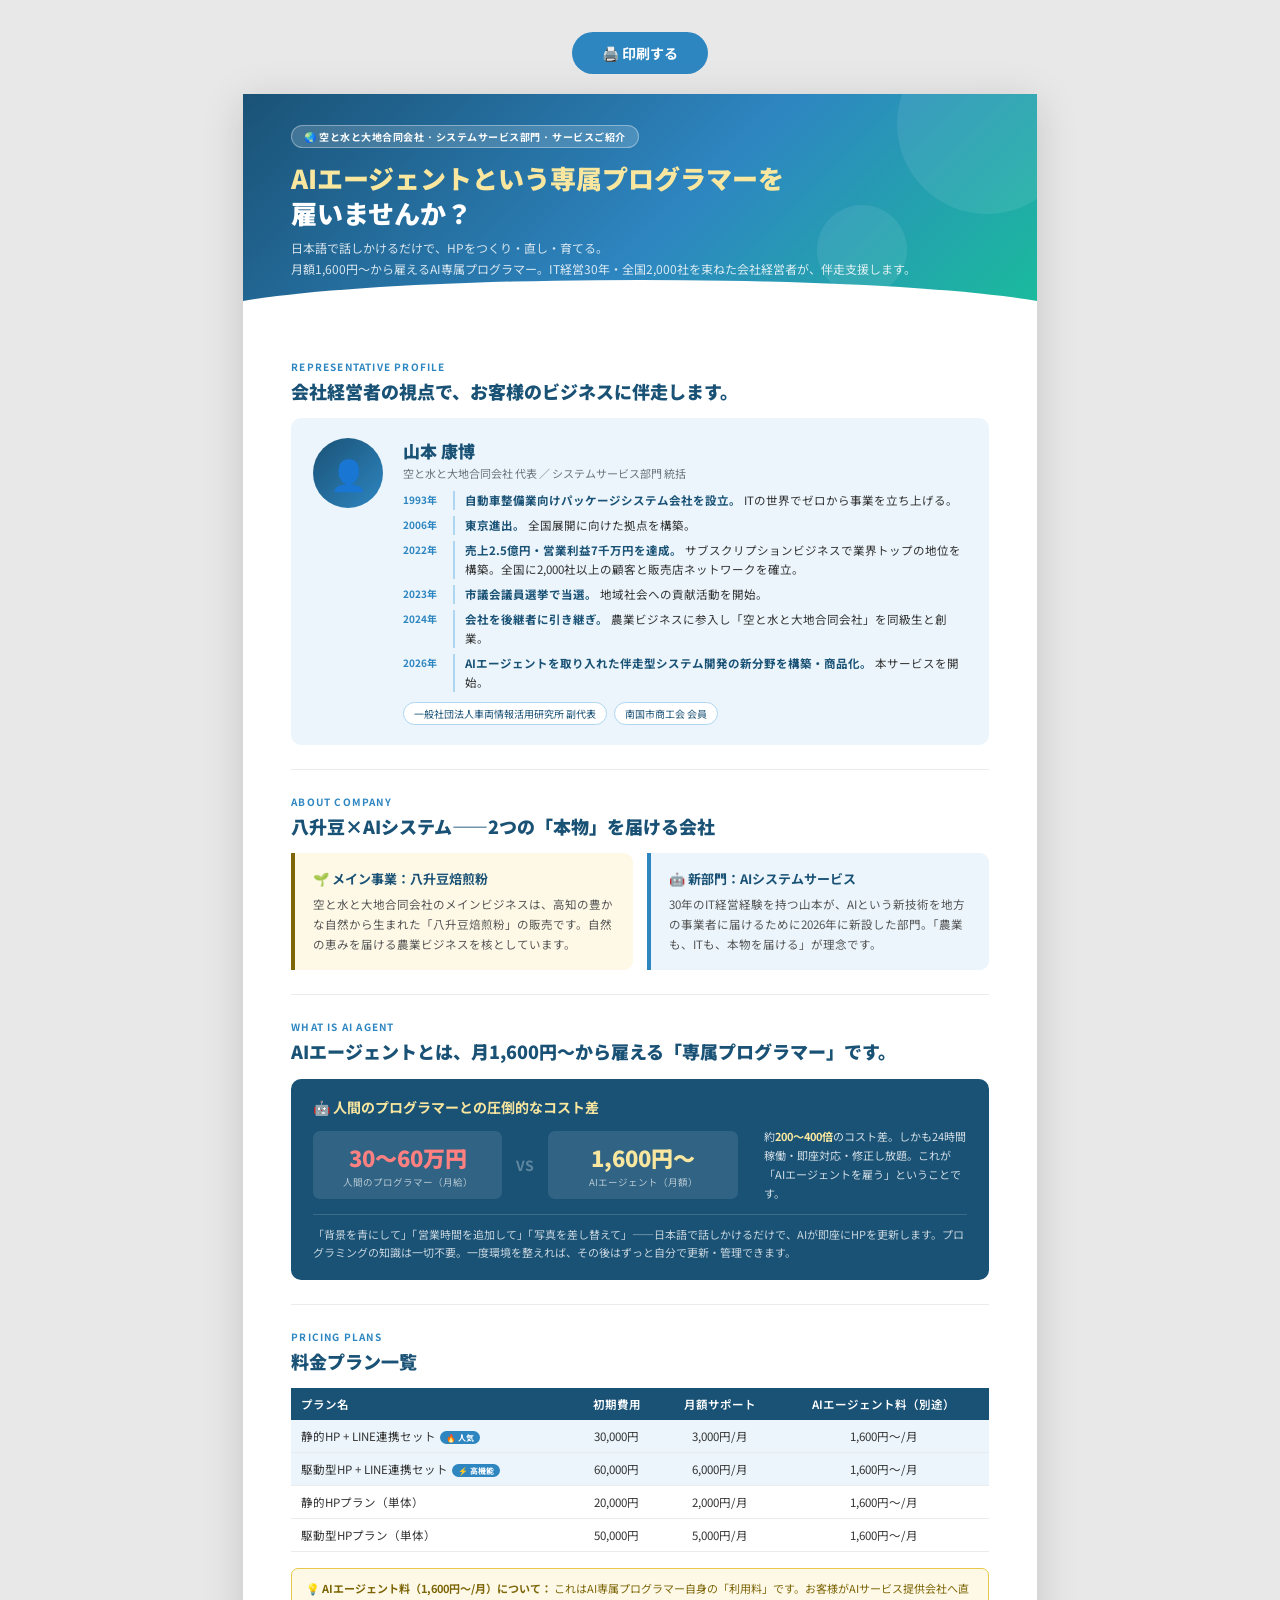
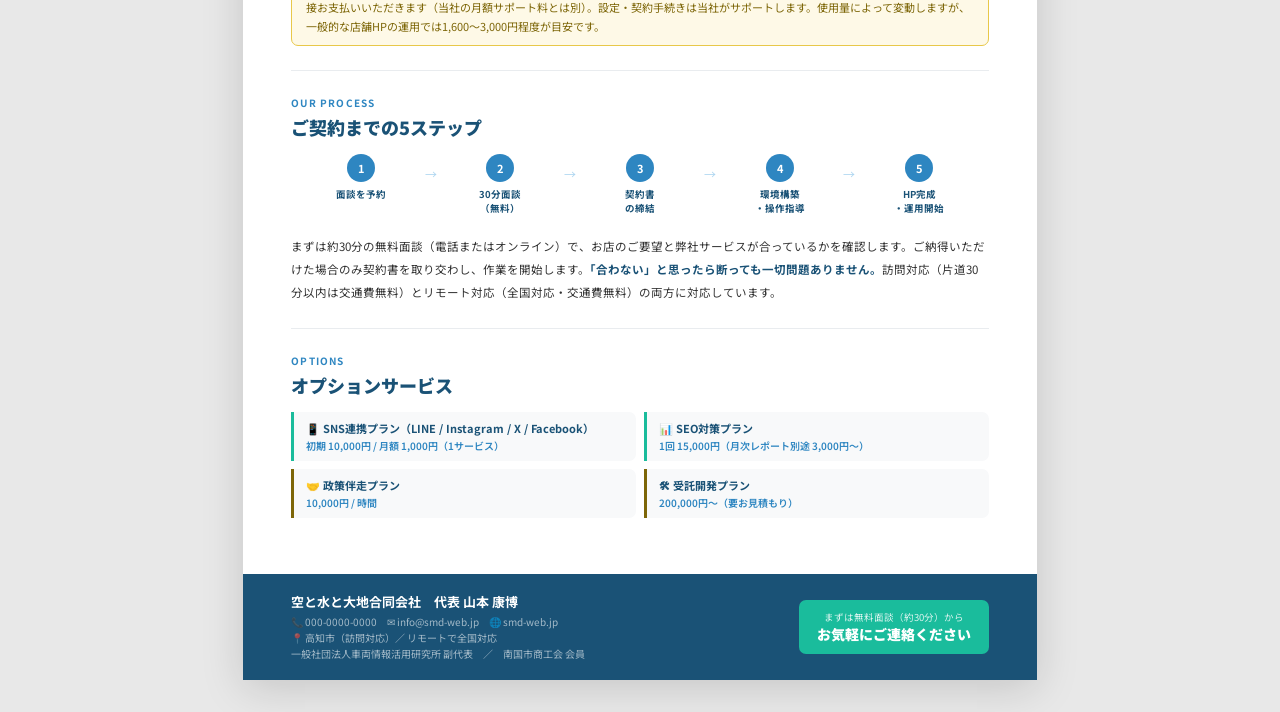
<file: shokai.html>
<!DOCTYPE html>
<html lang="ja">
<head>
<meta charset="UTF-8">
<meta name="viewport" content="width=device-width, initial-scale=1.0">
<title>サービス紹介文 | 空と水と大地合同会社</title>
<style>
@import url('https://fonts.googleapis.com/css2?family=Noto+Sans+JP:wght@400;500;700;900&display=swap');
*{margin:0;padding:0;box-sizing:border-box;}
body{font-family:'Noto Sans JP','Hiragino Sans',sans-serif;background:#e8e8e8;display:flex;flex-direction:column;align-items:center;padding:32px 16px;gap:20px;}
.print-btn{background:#2E86C1;color:#fff;border:none;padding:11px 30px;border-radius:999px;font-size:14px;font-weight:700;cursor:pointer;font-family:inherit;}
.print-btn:hover{background:#1A5276;}

/* A4用紙 */
.page{width:210mm;min-height:297mm;background:#fff;box-shadow:0 8px 40px rgba(0,0,0,0.15);position:relative;overflow:hidden;display:flex;flex-direction:column;}

/* ヘッダー帯 */
.page-header{background:linear-gradient(135deg,#1A5276 0%,#2E86C1 55%,#1ABC9C 100%);padding:28px 48px 36px;position:relative;}
.page-header::after{content:'';position:absolute;bottom:-1px;left:0;right:0;height:36px;background:#fff;clip-path:ellipse(55% 100% at 50% 100%);}
.deco{position:absolute;border-radius:50%;background:rgba(255,255,255,0.08);}
.header-tag{display:inline-block;background:rgba(255,255,255,0.16);border:1px solid rgba(255,255,255,0.35);color:#fff;font-size:10px;font-weight:700;padding:3px 12px;border-radius:999px;margin-bottom:12px;letter-spacing:0.05em;}
.header-title{color:#fff;font-size:26px;font-weight:900;line-height:1.35;margin-bottom:8px;}
.header-title em{font-style:normal;color:#F9E79F;}
.header-sub{color:rgba(255,255,255,0.82);font-size:12px;line-height:1.7;}

/* 本文 */
.page-body{padding:44px 48px 36px;flex:1;}

/* セクション共通 */
.s-lbl{font-size:10px;font-weight:700;letter-spacing:0.12em;color:#2E86C1;text-transform:uppercase;margin-bottom:5px;}
.s-ttl{font-size:18px;font-weight:900;color:#1A5276;margin-bottom:14px;line-height:1.4;}
.body-text{font-size:13px;color:#333;line-height:2.0;margin-bottom:16px;}
.body-text strong{color:#1A5276;}
.divider{height:1px;background:#E9ECEF;margin:24px 0;}

/* プロフィールボックス */
.profile-box{background:#EBF5FB;border-radius:10px;padding:20px 22px;margin-bottom:24px;display:flex;gap:20px;align-items:flex-start;}
.avatar{width:70px;height:70px;border-radius:50%;background:linear-gradient(135deg,#1A5276,#2E86C1);display:flex;align-items:center;justify-content:center;font-size:30px;flex-shrink:0;}
.pr{flex:1;}
.pr-name{font-size:17px;font-weight:900;color:#1A5276;margin-bottom:2px;}
.pr-role{font-size:11px;color:#6C757D;margin-bottom:10px;}
.ct-row{display:flex;gap:14px;align-items:flex-start;margin-bottom:6px;}
.ct-year{min-width:36px;font-size:10px;font-weight:700;color:#2E86C1;padding-top:1px;}
.ct-text{font-size:11.5px;color:#333;border-left:2px solid #AED6F1;padding-left:10px;line-height:1.65;}
.ct-text strong{color:#1A5276;}
.badges{display:flex;gap:7px;flex-wrap:wrap;margin-top:10px;}
.badge{background:#fff;border:1px solid #AED6F1;border-radius:999px;padding:3px 10px;font-size:10px;color:#1A5276;}

/* 会社説明ボックス */
.two-box{display:grid;grid-template-columns:1fr 1fr;gap:14px;margin-bottom:20px;}
.box{border-radius:9px;padding:16px 18px;}
.box-earth{background:#FEF9E7;border-left:4px solid #7D6608;border-radius:0 9px 9px 0;}
.box-blue{background:#EBF5FB;border-left:4px solid #2E86C1;border-radius:0 9px 9px 0;}
.box-ttl{font-size:13px;font-weight:700;color:#1A5276;margin-bottom:6px;}
.box-txt{font-size:11.5px;color:#555;line-height:1.75;}

/* AIプログラマー説明 */
.ai-explain{background:#1A5276;border-radius:10px;padding:18px 22px;margin-bottom:20px;color:#fff;}
.ai-explain .ttl{font-size:14px;font-weight:700;color:#F9E79F;margin-bottom:10px;}
.ai-compare{display:flex;gap:14px;align-items:center;margin-bottom:10px;}
.ai-side{flex:1;text-align:center;background:rgba(255,255,255,0.1);border-radius:7px;padding:10px;}
.ai-num{font-size:22px;font-weight:900;}
.ai-sub{font-size:9.5px;opacity:0.65;margin-top:2px;}
.ai-vs{font-size:14px;font-weight:700;opacity:0.3;}
.ai-note{font-size:11px;color:rgba(255,255,255,0.75);line-height:1.7;border-top:1px solid rgba(255,255,255,0.15);padding-top:10px;}

/* プラン表 */
.plan-table{width:100%;border-collapse:collapse;font-size:11.5px;margin-bottom:16px;}
.plan-table th{background:#1A5276;color:#fff;padding:8px 10px;text-align:left;font-weight:600;}
.plan-table th:not(:first-child){text-align:center;}
.plan-table td{padding:8px 10px;border-bottom:1px solid #E9ECEF;color:#333;}
.plan-table td:not(:first-child){text-align:center;}
.plan-table tr.hot td{background:#EBF5FB;}
.hot-badge{display:inline-block;background:#2E86C1;color:#fff;font-size:8px;font-weight:700;padding:1px 6px;border-radius:999px;margin-left:4px;}
.ai-fee-note{background:#FEF9E7;border:1px solid #e8c84a;border-radius:7px;padding:10px 14px;font-size:11px;color:#7D6608;margin-bottom:16px;line-height:1.7;}

/* フロー */
.flow-row{display:flex;gap:0;margin-bottom:20px;}
.fi{flex:1;text-align:center;position:relative;}
.fi:not(:last-child)::after{content:'→';position:absolute;right:-6px;top:11px;font-size:12px;color:#AED6F1;}
.fdot{width:28px;height:28px;background:#2E86C1;color:#fff;border-radius:50%;display:flex;align-items:center;justify-content:center;font-size:11px;font-weight:700;margin:0 auto 6px;}
.flbl{font-size:9.5px;font-weight:700;color:#1A5276;line-height:1.4;}

/* オプション */
.opt-grid{display:grid;grid-template-columns:1fr 1fr;gap:8px;margin-bottom:20px;}
.opt{background:#F8F9FA;border-left:3px solid #1ABC9C;border-radius:0 7px 7px 0;padding:8px 12px;}
.opt.earth{border-left-color:#7D6608;}
.opt-name{font-size:11px;font-weight:700;color:#1A5276;margin-bottom:2px;}
.opt-price{font-size:10px;color:#2E86C1;font-weight:600;}

/* フッター */
.page-footer{background:#1A5276;padding:18px 48px;display:flex;justify-content:space-between;align-items:center;flex-wrap:wrap;gap:12px;}
.ft-left .ft-co{color:#fff;font-size:13px;font-weight:700;}
.ft-left .ft-sub{color:rgba(255,255,255,0.6);font-size:10px;margin-top:3px;line-height:1.6;}
.ft-cta{background:#1ABC9C;border-radius:7px;padding:10px 18px;text-align:center;color:#fff;}
.ft-cta .c1{font-size:9.5px;opacity:0.85;}
.ft-cta .c2{font-size:14px;font-weight:900;}

@media print{body{background:none;padding:0;}.print-btn{display:none;}.page{box-shadow:none;}}
</style>
</head>
<body>

<button class="print-btn" onclick="window.print()">🖨️ 印刷する</button>

<div class="page">

  <!-- ヘッダー -->
  <div class="page-header">
    <div class="deco" style="width:180px;height:180px;top:-60px;right:-40px;"></div>
    <div class="deco" style="width:90px;height:90px;bottom:20px;right:130px;"></div>
    <div class="header-tag">🌏 空と水と大地合同会社 · システムサービス部門 · サービスご紹介</div>
    <div class="header-title">
      <em>AIエージェントという専属プログラマーを</em><br>雇いませんか？
    </div>
    <div class="header-sub">
      日本語で話しかけるだけで、HPをつくり・直し・育てる。<br>
      月額1,600円〜から雇えるAI専属プログラマー。IT経営30年・全国2,000社を束ねた会社経営者が、伴走支援します。
    </div>
  </div>

  <!-- 本文 -->
  <div class="page-body">

    <!-- 代表プロフィール -->
    <div class="s-lbl">Representative Profile</div>
    <div class="s-ttl">会社経営者の視点で、お客様のビジネスに伴走します。</div>

    <div class="profile-box">
      <div class="avatar">👤</div>
      <div class="pr">
        <div class="pr-name">山本 康博</div>
        <div class="pr-role">空と水と大地合同会社 代表 ／ システムサービス部門 統括</div>
        <div class="ct-row"><div class="ct-year">1993年</div><div class="ct-text"><strong>自動車整備業向けパッケージシステム会社を設立。</strong> ITの世界でゼロから事業を立ち上げる。</div></div>
        <div class="ct-row"><div class="ct-year">2006年</div><div class="ct-text"><strong>東京進出。</strong> 全国展開に向けた拠点を構築。</div></div>
        <div class="ct-row"><div class="ct-year">2022年</div><div class="ct-text"><strong>売上2.5億円・営業利益7千万円を達成。</strong> サブスクリプションビジネスで業界トップの地位を構築。全国に2,000社以上の顧客と販売店ネットワークを確立。</div></div>
        <div class="ct-row"><div class="ct-year">2023年</div><div class="ct-text"><strong>市議会議員選挙で当選。</strong> 地域社会への貢献活動を開始。</div></div>
        <div class="ct-row"><div class="ct-year">2024年</div><div class="ct-text"><strong>会社を後継者に引き継ぎ。</strong> 農業ビジネスに参入し「空と水と大地合同会社」を同級生と創業。</div></div>
        <div class="ct-row"><div class="ct-year">2026年</div><div class="ct-text"><strong>AIエージェントを取り入れた伴走型システム開発の新分野を構築・商品化。</strong> 本サービスを開始。</div></div>
        <div class="badges">
          <span class="badge">一般社団法人車両情報活用研究所 副代表</span>
          <span class="badge">南国市商工会 会員</span>
        </div>
      </div>
    </div>

    <div class="divider"></div>

    <!-- 会社紹介 -->
    <div class="s-lbl">About Company</div>
    <div class="s-ttl">八升豆×AIシステム——2つの「本物」を届ける会社</div>
    <div class="two-box">
      <div class="box box-earth">
        <div class="box-ttl">🌱 メイン事業：八升豆焙煎粉</div>
        <div class="box-txt">空と水と大地合同会社のメインビジネスは、高知の豊かな自然から生まれた「八升豆焙煎粉」の販売です。自然の恵みを届ける農業ビジネスを核としています。</div>
      </div>
      <div class="box box-blue">
        <div class="box-ttl">🤖 新部門：AIシステムサービス</div>
        <div class="box-txt">30年のIT経営経験を持つ山本が、AIという新技術を地方の事業者に届けるために2026年に新設した部門。「農業も、ITも、本物を届ける」が理念です。</div>
      </div>
    </div>

    <div class="divider"></div>

    <!-- AIプログラマー説明 -->
    <div class="s-lbl">What is AI Agent</div>
    <div class="s-ttl">AIエージェントとは、月1,600円〜から雇える「専属プログラマー」です。</div>
    <div class="ai-explain">
      <div class="ttl">🤖 人間のプログラマーとの圧倒的なコスト差</div>
      <div class="ai-compare">
        <div class="ai-side"><div class="ai-num" style="color:#ff8080;">30〜60万円</div><div class="ai-sub">人間のプログラマー（月給）</div></div>
        <div class="ai-vs">VS</div>
        <div class="ai-side"><div class="ai-num" style="color:#F9E79F;">1,600円〜</div><div class="ai-sub">AIエージェント（月額）</div></div>
        <div style="flex:1.2;font-size:11px;color:rgba(255,255,255,0.8);padding-left:12px;line-height:1.75;">約<strong style="color:#F9E79F;">200〜400倍</strong>のコスト差。しかも24時間稼働・即座対応・修正し放題。これが「AIエージェントを雇う」ということです。</div>
      </div>
      <div class="ai-note">
        「背景を青にして」「営業時間を追加して」「写真を差し替えて」——日本語で話しかけるだけで、AIが即座にHPを更新します。プログラミングの知識は一切不要。一度環境を整えれば、その後はずっと自分で更新・管理できます。
      </div>
    </div>

    <div class="divider"></div>

    <!-- 料金プラン -->
    <div class="s-lbl">Pricing Plans</div>
    <div class="s-ttl">料金プラン一覧</div>
    <table class="plan-table">
      <thead>
        <tr><th>プラン名</th><th>初期費用</th><th>月額サポート</th><th>AIエージェント料（別途）</th></tr>
      </thead>
      <tbody>
        <tr class="hot"><td>静的HP + LINE連携セット<span class="hot-badge">🔥 人気</span></td><td>30,000円</td><td>3,000円/月</td><td>1,600円〜/月</td></tr>
        <tr class="hot"><td>駆動型HP + LINE連携セット<span class="hot-badge">⚡ 高機能</span></td><td>60,000円</td><td>6,000円/月</td><td>1,600円〜/月</td></tr>
        <tr><td>静的HPプラン（単体）</td><td>20,000円</td><td>2,000円/月</td><td>1,600円〜/月</td></tr>
        <tr><td>駆動型HPプラン（単体）</td><td>50,000円</td><td>5,000円/月</td><td>1,600円〜/月</td></tr>
      </tbody>
    </table>
    <div class="ai-fee-note">
      💡 <strong>AIエージェント料（1,600円〜/月）について：</strong> これはAI専属プログラマー自身の「利用料」です。お客様がAIサービス提供会社へ直接お支払いいただきます（当社の月額サポート料とは別）。設定・契約手続きは当社がサポートします。使用量によって変動しますが、一般的な店舗HPの運用では1,600〜3,000円程度が目安です。
    </div>

    <div class="divider"></div>

    <!-- ご契約の流れ -->
    <div class="s-lbl">Our Process</div>
    <div class="s-ttl">ご契約までの5ステップ</div>
    <div class="flow-row">
      <div class="fi"><div class="fdot">1</div><div class="flbl">面談を予約</div></div>
      <div class="fi"><div class="fdot">2</div><div class="flbl">30分面談<br>（無料）</div></div>
      <div class="fi"><div class="fdot">3</div><div class="flbl">契約書<br>の締結</div></div>
      <div class="fi"><div class="fdot">4</div><div class="flbl">環境構築<br>・操作指導</div></div>
      <div class="fi"><div class="fdot">5</div><div class="flbl">HP完成<br>・運用開始</div></div>
    </div>
    <div class="body-text" style="font-size:11.5px;">
      まずは約30分の無料面談（電話またはオンライン）で、お店のご要望と弊社サービスが合っているかを確認します。ご納得いただけた場合のみ契約書を取り交わし、作業を開始します。<strong>「合わない」と思ったら断っても一切問題ありません。</strong>訪問対応（片道30分以内は交通費無料）とリモート対応（全国対応・交通費無料）の両方に対応しています。
    </div>

    <div class="divider"></div>

    <!-- オプション -->
    <div class="s-lbl">Options</div>
    <div class="s-ttl">オプションサービス</div>
    <div class="opt-grid">
      <div class="opt"><div class="opt-name">📱 SNS連携プラン（LINE / Instagram / X / Facebook）</div><div class="opt-price">初期 10,000円 / 月額 1,000円（1サービス）</div></div>
      <div class="opt"><div class="opt-name">📊 SEO対策プラン</div><div class="opt-price">1回 15,000円（月次レポート別途 3,000円〜）</div></div>
      <div class="opt earth"><div class="opt-name">🤝 政策伴走プラン</div><div class="opt-price">10,000円 / 時間</div></div>
      <div class="opt earth"><div class="opt-name">🛠 受託開発プラン</div><div class="opt-price">200,000円〜（要お見積もり）</div></div>
    </div>

  </div>

  <!-- フッター -->
  <div class="page-footer">
    <div class="ft-left">
      <div class="ft-co">空と水と大地合同会社　代表 山本 康博</div>
      <div class="ft-sub">
        📞 000-0000-0000　✉ info@smd-web.jp　🌐 smd-web.jp<br>
        📍 高知市（訪問対応）／ リモートで全国対応<br>
        一般社団法人車両情報活用研究所 副代表　／　南国市商工会 会員
      </div>
    </div>
    <div class="ft-cta">
      <div class="c1">まずは無料面談（約30分）から</div>
      <div class="c2">お気軽にご連絡ください</div>
    </div>
  </div>

</div>
</body>
</html>
</file>
